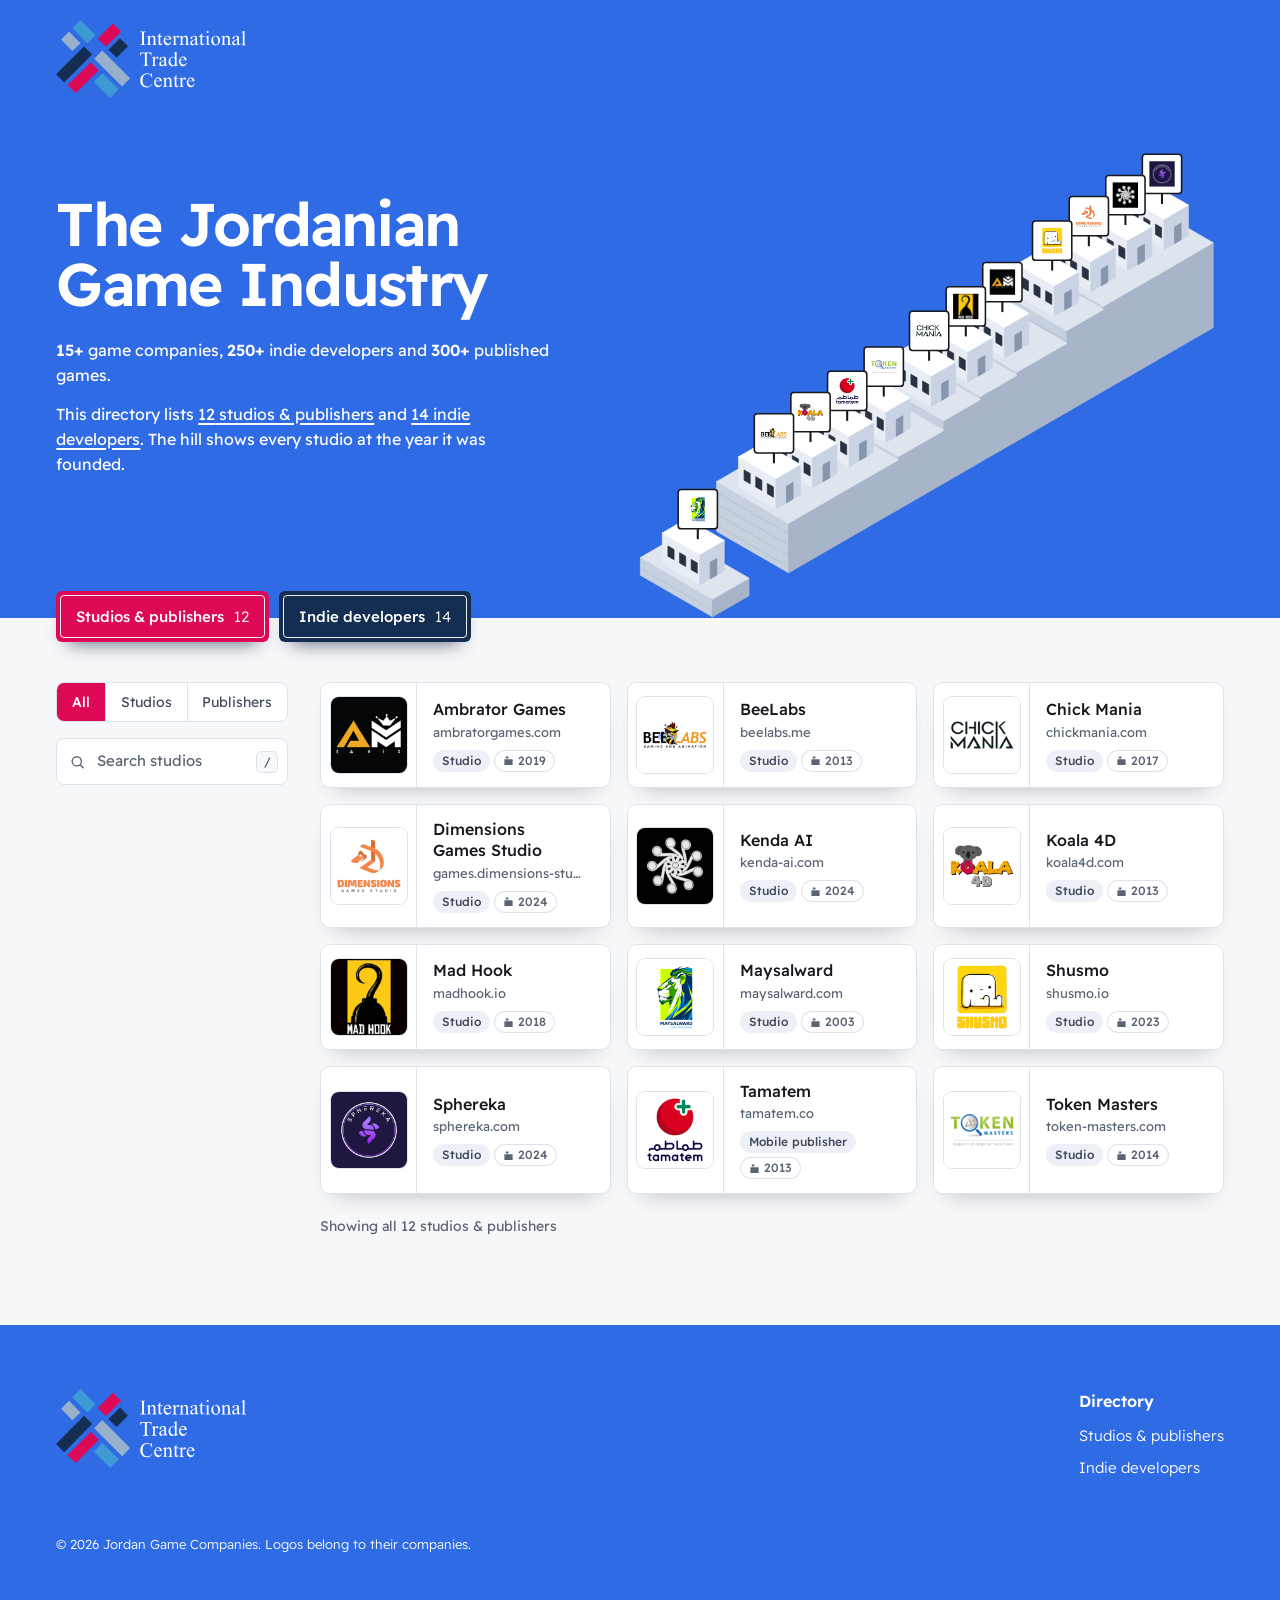
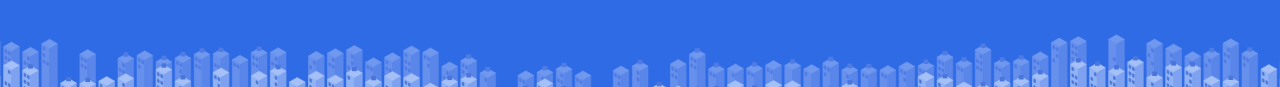
<file: index.html>
<!doctype html>
<html lang="en">
<head>
  <meta charset="utf-8">
  <meta name="viewport" content="width=device-width, initial-scale=1">
  <title>The Jordanian Game Industry · Jordan Game Companies</title>
  <meta name="description" content="Game studios, publishers and indie developers in Jordan, in one directory.">
  <meta name="theme-color" content="#2f6be5">
  <link rel="icon" href="assets/itc-mark.svg" type="image/svg+xml">
  <link rel="stylesheet" href="css/fonts.css">
  <link rel="stylesheet" href="css/styles.css">
</head>
<body>
  <svg class="sprite" aria-hidden="true" focusable="false">
    <symbol id="i-search" viewBox="0 0 24 24"><circle cx="11" cy="11" r="6.5" fill="none" stroke="currentColor" stroke-width="2"/><path d="m20 20-4.2-4.2" fill="none" stroke="currentColor" stroke-width="2" stroke-linecap="round"/></symbol>
    <symbol id="i-ext" viewBox="0 0 24 24"><path d="M14 4h6v6M20 4l-9 9M18 14v4.5a1.5 1.5 0 0 1-1.5 1.5h-11A1.5 1.5 0 0 1 4 18.5v-11A1.5 1.5 0 0 1 5.5 6H10" fill="none" stroke="currentColor" stroke-width="2" stroke-linecap="round" stroke-linejoin="round"/></symbol>
    <symbol id="i-house" viewBox="0 0 12 12"><rect x="1.5" y="4.5" width="9" height="6.5" rx=".6" fill="currentColor"/><rect x="3" y="1.5" width="3" height="2.4" rx=".5" fill="currentColor"/></symbol>
    <symbol id="i-go" viewBox="0 0 24 24"><path d="M5 12h14M13 6l6 6-6 6" fill="none" stroke="currentColor" stroke-width="2" stroke-linecap="round" stroke-linejoin="round"/></symbol>
    <symbol id="i-x" viewBox="0 0 24 24"><path d="M6.5 6.5l11 11M17.5 6.5l-11 11" fill="none" stroke="currentColor" stroke-width="2" stroke-linecap="round"/></symbol>
  </svg>

  <a class="skip" href="#directory">Skip to the directory</a>

  <header class="sky">
    <div class="topbar">
      <a class="brand" href="#top">
        <img src="assets/itc-logo.svg" alt="International Trade Centre" width="190" height="78">
        <span class="vh">— Jordan Game Companies home</span>
      </a>
    </div>

    <div class="hero">
      <div class="hero__copy">
        <h1 id="top">The Jordanian Game Industry</h1>
        <p><b data-fig="companies">15+</b> game companies, <b data-fig="indies">250+</b> indie developers and <b data-fig="games">300+</b> published games.</p>
        <p>This directory lists <a href="#studios"><span data-count="studios">12</span> studios &amp; publishers</a> and <a href="#indies"><span data-count="indies">14</span> indie developers</a>. The hill shows every studio at the year it was founded.</p>
      </div>
      <figure class="hill" id="hill">
        <svg class="hill__svg" id="hill-svg" role="group" aria-label="Studios by founding year"></svg>
        <figcaption class="vh">Studios by founding year. Each house is a studio; select one to open its page.</figcaption>
        <div class="hill__tip" aria-hidden="true"></div>
      </figure>
    </div>
  </header>

  <main class="street" id="directory" tabindex="-1">
    <div class="tabs" role="tablist" aria-label="Listing type">
      <button class="tab" type="button" role="tab" id="tab-studios" aria-controls="panel" aria-selected="true" data-tab="studios"><span class="tab__long">Studios &amp; publishers</span><span class="tab__short">Studios</span><span class="tab__count" data-count="studios">12</span></button>
      <button class="tab" type="button" role="tab" id="tab-indies" aria-controls="panel" aria-selected="false" tabindex="-1" data-tab="indies"><span class="tab__long">Indie developers</span><span class="tab__short">Indies</span><span class="tab__count" data-count="indies">14</span></button>
    </div>

    <div class="board">
      <div class="filters">
        <div class="kind" role="radiogroup" aria-label="Company type">
          <button type="button" role="radio" aria-checked="true" data-kind="all">All</button>
          <button type="button" role="radio" aria-checked="false" tabindex="-1" data-kind="Studio">Studios</button>
          <button type="button" role="radio" aria-checked="false" tabindex="-1" data-kind="Publisher">Publishers</button>
        </div>
        <div class="search">
          <label class="vh" for="q">Search listings</label>
          <svg class="search__icon" aria-hidden="true"><use href="#i-search"/></svg>
          <input id="q" type="search" placeholder="Search studios" autocomplete="off" spellcheck="false" enterkeyhint="search">
          <kbd class="search__key" aria-hidden="true" title="Press / to search">/</kbd>
          <button class="search__clear" type="button" hidden><svg aria-hidden="true"><use href="#i-x"/></svg><span class="vh">Clear search</span></button>
        </div>
      </div>

      <section class="results" role="tabpanel" id="panel" aria-labelledby="tab-studios">
        <h2 class="vh" data-panel-title>Studios &amp; publishers</h2>
        <ul class="cards" data-cards></ul>
        <div class="empty" data-empty hidden>
          <p class="empty__title" data-empty-title></p>
          <p>Try a shorter name, or clear the search.</p>
          <button class="btn" type="button" data-clear>Clear search</button>
        </div>
        <p class="count" data-count-line aria-live="polite"></p>
        <noscript><p class="count">This directory needs JavaScript to show the listings.</p></noscript>
      </section>
    </div>
  </main>

  <footer class="foot">
    <div class="foot__inner">
      <a class="brand" href="#top">
        <img src="assets/itc-logo.svg" alt="International Trade Centre" width="190" height="78">
        <span class="vh">— Jordan Game Companies home</span>
      </a>
      <nav class="foot__cols" aria-label="Footer">
        <div>
          <h2>Directory</h2>
          <ul>
            <li><a href="#studios">Studios &amp; publishers</a></li>
            <li><a href="#indies">Indie developers</a></li>
          </ul>
        </div>
      </nav>
    </div>
    <p class="foot__legal">© <span data-year>2026</span> Jordan Game Companies. Logos belong to their companies.</p>
  </footer>

  <script src="js/data.js"></script>
  <script src="js/shared.js"></script>
  <script src="js/app.js"></script>
</body>
</html>
</file>
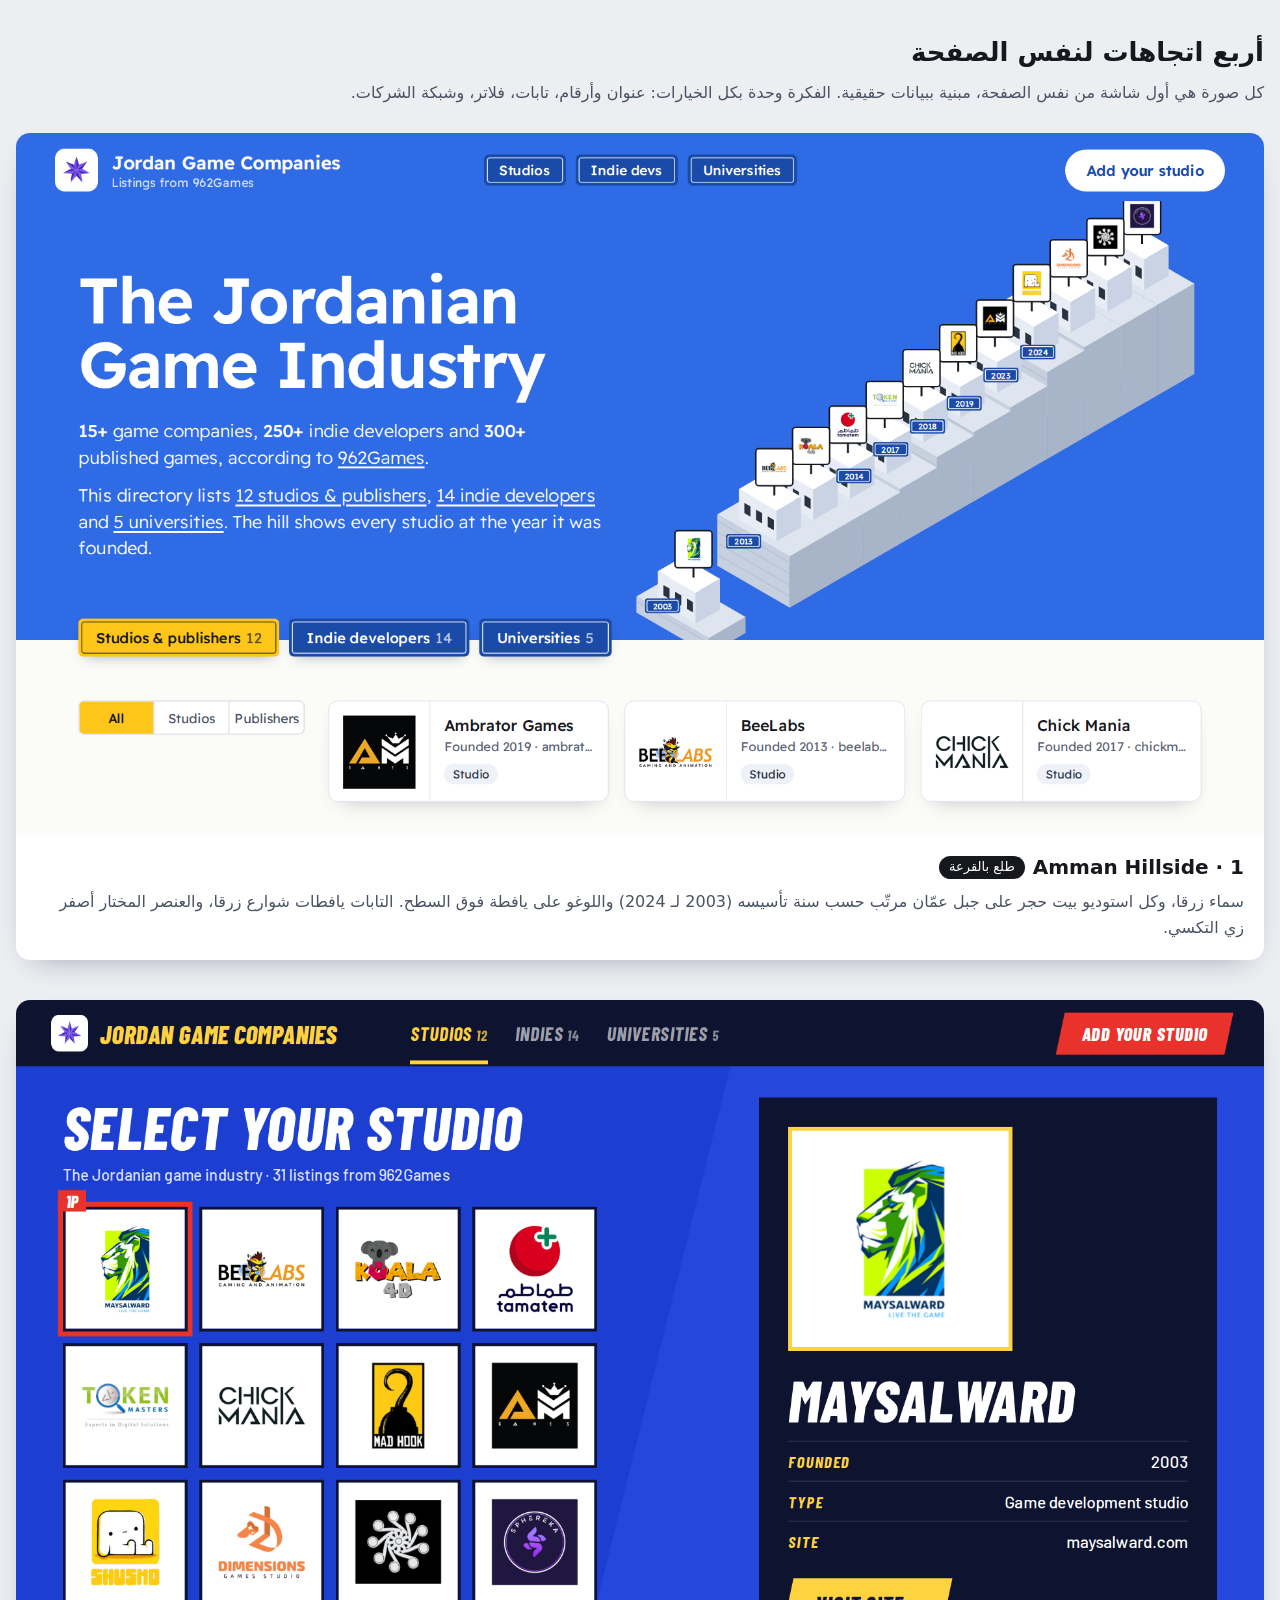
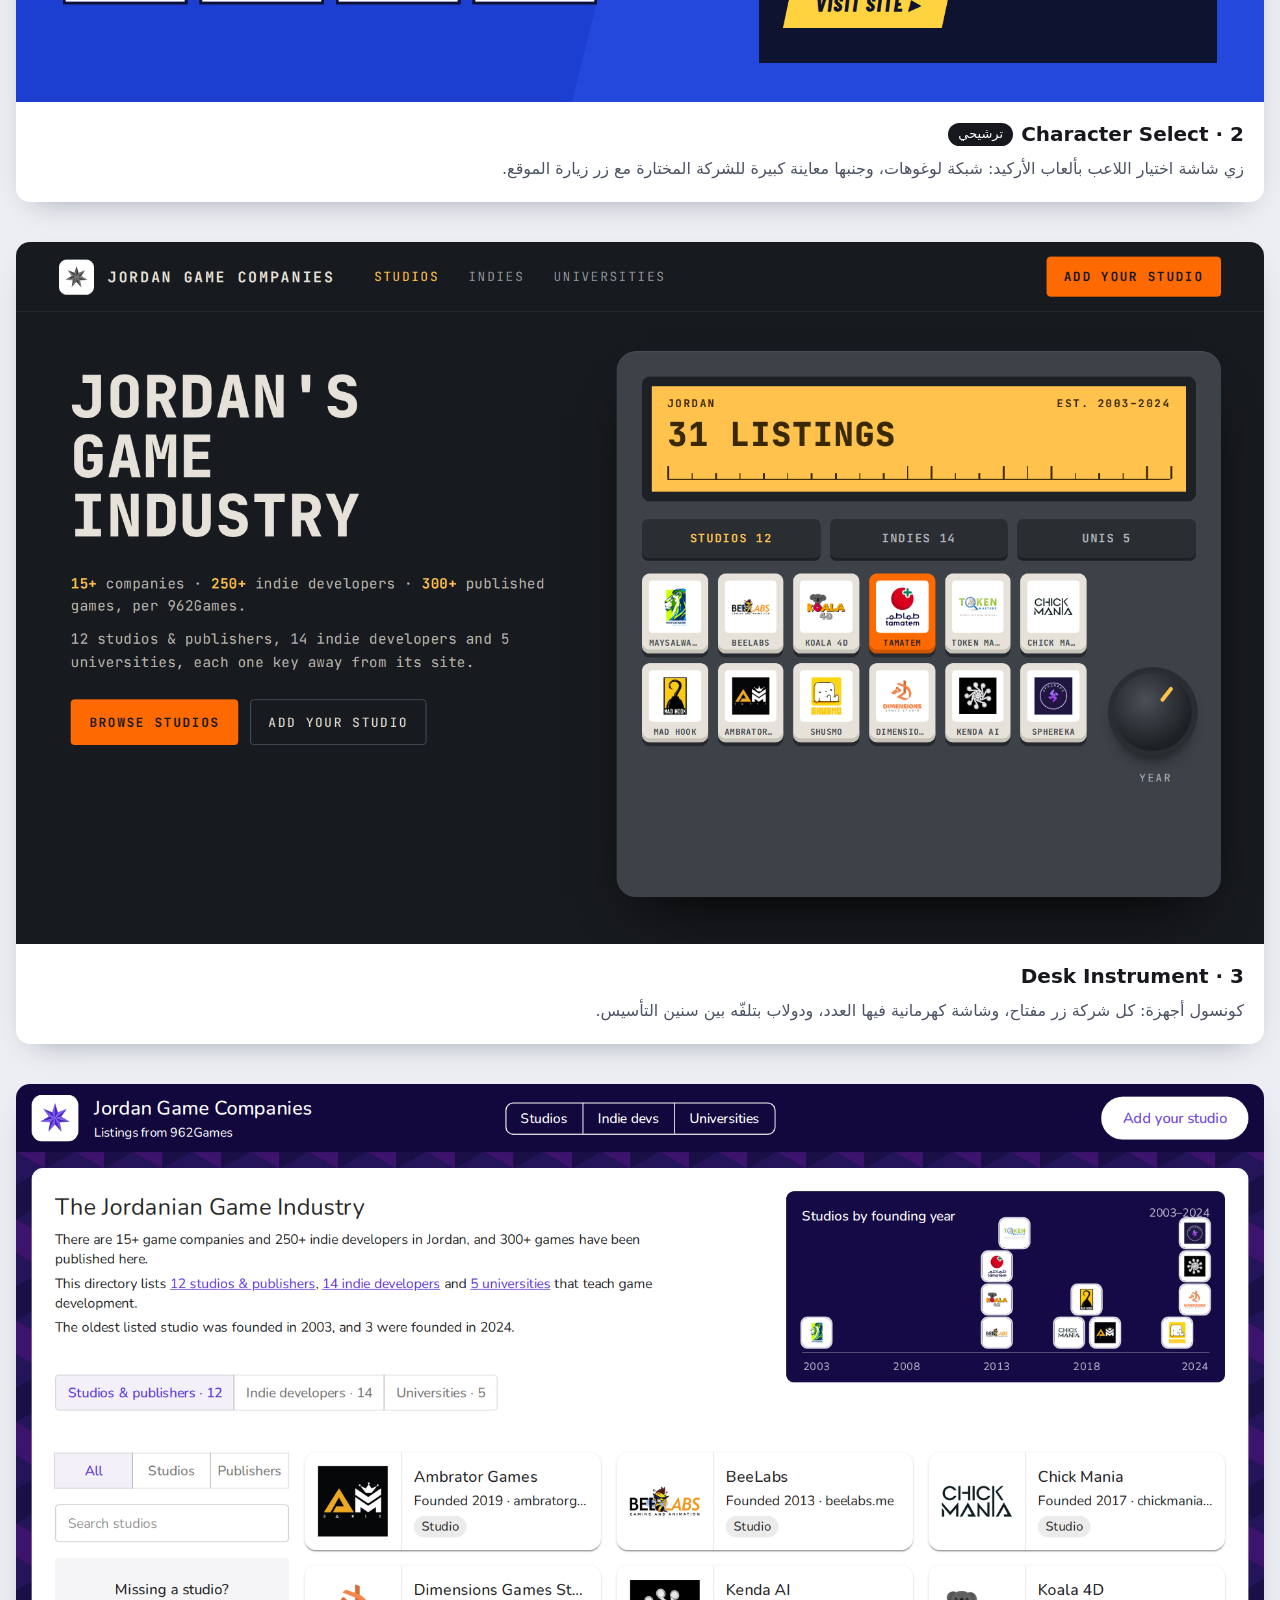
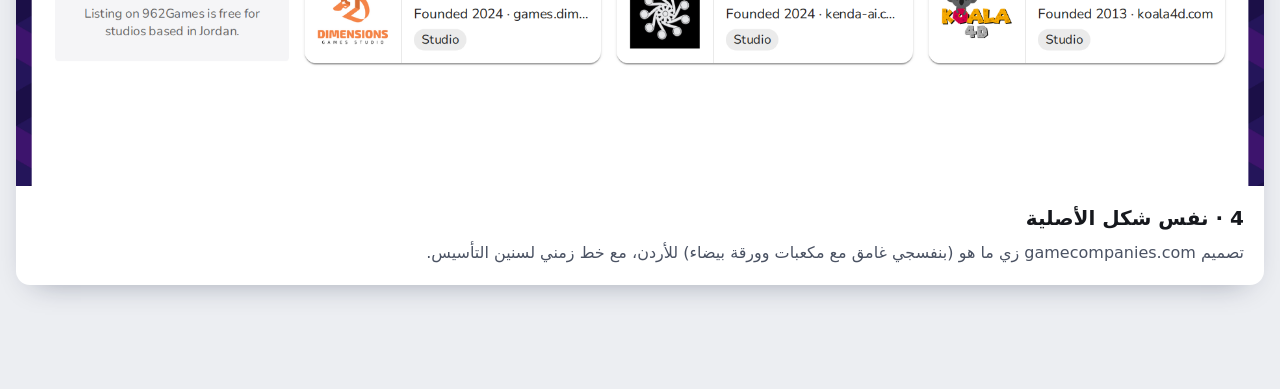
<file: .impeccable/mocks/decision/index.html>
<!doctype html>
<html lang="ar" dir="rtl">
<head>
<meta charset="utf-8">
<meta name="viewport" content="width=device-width, initial-scale=1">
<title>اتجاهات التصميم</title>
<style>
  :root { color-scheme: light; }
  body { margin: 0; background: #eceef2; color: #16181d; font: 16px/1.6 system-ui, "Noto Sans Arabic", sans-serif; }
  main { max-width: 1320px; margin: 0 auto; padding: 32px 16px 64px; }
  h1 { font-size: 26px; margin: 0 0 6px; }
  .lead { margin: 0 0 28px; color: #4a5263; }
  figure { margin: 0 0 40px; background: #fff; border-radius: 14px; overflow: hidden; box-shadow: 0 12px 30px -18px rgba(10, 20, 50, .45); }
  figure img { display: block; width: 100%; height: auto; }
  figcaption { padding: 16px 20px 20px; }
  figcaption b { font-size: 20px; }
  figcaption span { display: inline-block; font-size: 13px; background: #16181d; color: #fff; border-radius: 99px; padding: 1px 10px; margin-inline-start: 8px; vertical-align: 3px; }
  figcaption p { margin: 6px 0 0; color: #4a5263; }
</style>
</head>
<body>
<main>
  <h1>أربع اتجاهات لنفس الصفحة</h1>
  <p class="lead">كل صورة هي أول شاشة من نفس الصفحة، مبنية ببيانات حقيقية. الفكرة وحدة بكل الخيارات: عنوان وأرقام، تابات، فلاتر، وشبكة الشركات.</p>

  <figure>
    <img src="assigned.png" alt="Amman Hillside">
    <figcaption><b>1 · Amman Hillside</b><span>طلع بالقرعة</span>
      <p>سماء زرقا، وكل استوديو بيت حجر على جبل عمّان مرتّب حسب سنة تأسيسه (2003 لـ 2024) واللوغو على يافطة فوق السطح. التابات يافطات شوارع زرقا، والعنصر المختار أصفر زي التكسي.</p></figcaption>
  </figure>

  <figure>
    <img src="model-pick.png" alt="Character Select">
    <figcaption><b>2 · Character Select</b><span>ترشيحي</span>
      <p>زي شاشة اختيار اللاعب بألعاب الأركيد: شبكة لوغوهات، وجنبها معاينة كبيرة للشركة المختارة مع زر زيارة الموقع.</p></figcaption>
  </figure>

  <figure>
    <img src="design-canon-creator-hardware-bench.png" alt="Desk Instrument">
    <figcaption><b>3 · Desk Instrument</b>
      <p>كونسول أجهزة: كل شركة زر مفتاح، وشاشة كهرمانية فيها العدد، ودولاب بتلفّه بين سنين التأسيس.</p></figcaption>
  </figure>

  <figure>
    <img src="canon.png" alt="Reference">
    <figcaption><b>4 · نفس شكل الأصلية</b>
      <p>تصميم gamecompanies.com زي ما هو (بنفسجي غامق مع مكعبات وورقة بيضاء) للأردن، مع خط زمني لسنين التأسيس.</p></figcaption>
  </figure>
</main>
</body>
</html>
</file>
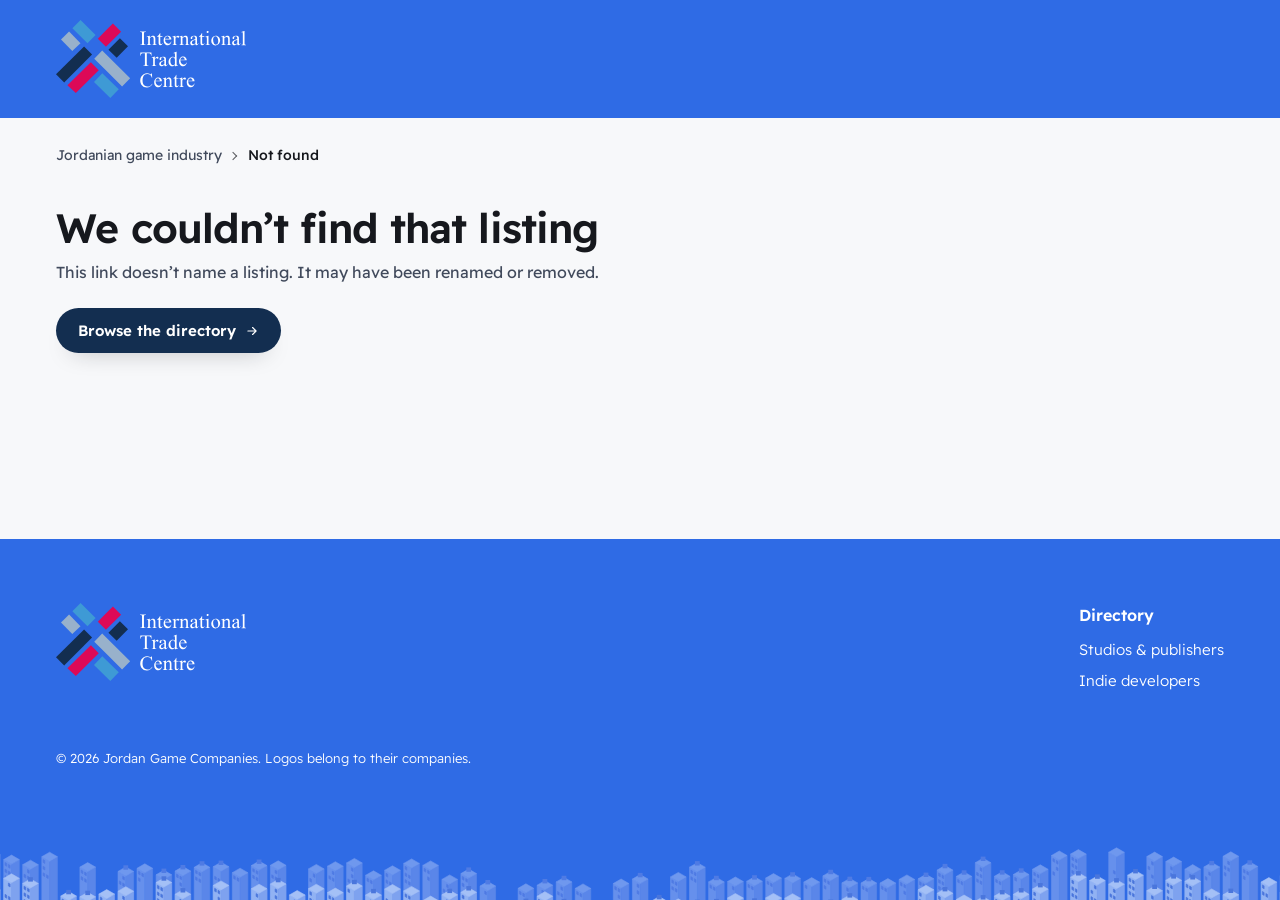
<file: listing.html>
<!doctype html>
<html lang="en">
<head>
  <meta charset="utf-8">
  <meta name="viewport" content="width=device-width, initial-scale=1">
  <title>Listing · Jordan Game Companies</title>
  <meta name="description" content="A studio, publisher or indie developer in the Jordanian game industry.">
  <meta name="theme-color" content="#2f6be5">
  <link rel="icon" href="assets/itc-mark.svg" type="image/svg+xml">
  <link rel="stylesheet" href="css/fonts.css">
  <link rel="stylesheet" href="css/styles.css">
</head>
<body class="page-listing">
  <svg class="sprite" aria-hidden="true" focusable="false">
    <symbol id="i-ext" viewBox="0 0 24 24"><path d="M14 4h6v6M20 4l-9 9M18 14v4.5a1.5 1.5 0 0 1-1.5 1.5h-11A1.5 1.5 0 0 1 4 18.5v-11A1.5 1.5 0 0 1 5.5 6H10" fill="none" stroke="currentColor" stroke-width="2" stroke-linecap="round" stroke-linejoin="round"/></symbol>
    <symbol id="i-house" viewBox="0 0 12 12"><rect x="1.5" y="4.5" width="9" height="6.5" rx=".6" fill="currentColor"/><rect x="3" y="1.5" width="3" height="2.4" rx=".5" fill="currentColor"/></symbol>
    <symbol id="i-go" viewBox="0 0 24 24"><path d="M5 12h14M13 6l6 6-6 6" fill="none" stroke="currentColor" stroke-width="2" stroke-linecap="round" stroke-linejoin="round"/></symbol>
    <!-- Social marks: Simple Icons (CC0), except LinkedIn, drawn here. -->
    <symbol id="s-instagram" viewBox="0 0 24 24"><path d="M7.0301.084c-1.2768.0602-2.1487.264-2.911.5634-.7888.3075-1.4575.72-2.1228 1.3877-.6652.6677-1.075 1.3368-1.3802 2.127-.2954.7638-.4956 1.6365-.552 2.914-.0564 1.2775-.0689 1.6882-.0626 4.947.0062 3.2586.0206 3.6671.0825 4.9473.061 1.2765.264 2.1482.5635 2.9107.308.7889.72 1.4573 1.388 2.1228.6679.6655 1.3365 1.0743 2.1285 1.38.7632.295 1.6361.4961 2.9134.552 1.2773.056 1.6884.069 4.9462.0627 3.2578-.0062 3.668-.0207 4.9478-.0814 1.28-.0607 2.147-.2652 2.9098-.5633.7889-.3086 1.4578-.72 2.1228-1.3881.665-.6682 1.0745-1.3378 1.3795-2.1284.2957-.7632.4966-1.636.552-2.9124.056-1.2809.0692-1.6898.063-4.948-.0063-3.2583-.021-3.6668-.0817-4.9465-.0607-1.2797-.264-2.1487-.5633-2.9117-.3084-.7889-.72-1.4568-1.3876-2.1228C21.2982 1.33 20.628.9208 19.8378.6165 19.074.321 18.2017.1197 16.9244.0645 15.6471.0093 15.236-.005 11.977.0014 8.718.0076 8.31.0215 7.0301.0839m.1402 21.6932c-1.17-.0509-1.8053-.2453-2.2287-.408-.5606-.216-.96-.4771-1.3819-.895-.422-.4178-.6811-.8186-.9-1.378-.1644-.4234-.3624-1.058-.4171-2.228-.0595-1.2645-.072-1.6442-.079-4.848-.007-3.2037.0053-3.583.0607-4.848.05-1.169.2456-1.805.408-2.2282.216-.5613.4762-.96.895-1.3816.4188-.4217.8184-.6814 1.3783-.9003.423-.1651 1.0575-.3614 2.227-.4171 1.2655-.06 1.6447-.072 4.848-.079 3.2033-.007 3.5835.005 4.8495.0608 1.169.0508 1.8053.2445 2.228.408.5608.216.96.4754 1.3816.895.4217.4194.6816.8176.9005 1.3787.1653.4217.3617 1.056.4169 2.2263.0602 1.2655.0739 1.645.0796 4.848.0058 3.203-.0055 3.5834-.061 4.848-.051 1.17-.245 1.8055-.408 2.2294-.216.5604-.4763.96-.8954 1.3814-.419.4215-.8181.6811-1.3783.9-.4224.1649-1.0577.3617-2.2262.4174-1.2656.0595-1.6448.072-4.8493.079-3.2045.007-3.5825-.006-4.848-.0608M16.953 5.5864A1.44 1.44 0 1 0 18.39 4.144a1.44 1.44 0 0 0-1.437 1.4424M5.8385 12.012c.0067 3.4032 2.7706 6.1557 6.173 6.1493 3.4026-.0065 6.157-2.7701 6.1506-6.1733-.0065-3.4032-2.771-6.1565-6.174-6.1498-3.403.0067-6.156 2.771-6.1496 6.1738M8 12.0077a4 4 0 1 1 4.008 3.9921A3.9996 3.9996 0 0 1 8 12.0077" fill="currentColor"/></symbol>
    <symbol id="s-x" viewBox="0 0 24 24"><path d="M14.234 10.162 22.977 0h-2.072l-7.591 8.824L7.251 0H.258l9.168 13.343L.258 24H2.33l8.016-9.318L16.749 24h6.993zm-2.837 3.299-.929-1.329L3.076 1.56h3.182l5.965 8.532.929 1.329 7.754 11.09h-3.182z" fill="currentColor"/></symbol>
    <symbol id="s-facebook" viewBox="0 0 24 24"><path d="M9.101 23.691v-7.98H6.627v-3.667h2.474v-1.58c0-4.085 1.848-5.978 5.858-5.978.401 0 .955.042 1.468.103a8.68 8.68 0 0 1 1.141.195v3.325a8.623 8.623 0 0 0-.653-.036 26.805 26.805 0 0 0-.733-.009c-.707 0-1.259.096-1.675.309a1.686 1.686 0 0 0-.679.622c-.258.42-.374.995-.374 1.752v1.297h3.919l-.386 2.103-.287 1.564h-3.246v8.245C19.396 23.238 24 18.179 24 12.044c0-6.627-5.373-12-12-12s-12 5.373-12 12c0 5.628 3.874 10.35 9.101 11.647Z" fill="currentColor"/></symbol>
    <symbol id="s-youtube" viewBox="0 0 24 24"><path d="M23.498 6.186a3.016 3.016 0 0 0-2.122-2.136C19.505 3.545 12 3.545 12 3.545s-7.505 0-9.377.505A3.017 3.017 0 0 0 .502 6.186C0 8.07 0 12 0 12s0 3.93.502 5.814a3.016 3.016 0 0 0 2.122 2.136c1.871.505 9.376.505 9.376.505s7.505 0 9.377-.505a3.015 3.015 0 0 0 2.122-2.136C24 15.93 24 12 24 12s0-3.93-.502-5.814zM9.545 15.568V8.432L15.818 12l-6.273 3.568z" fill="currentColor"/></symbol>
    <symbol id="s-steam" viewBox="0 0 24 24"><path d="M11.979 0C5.678 0 .511 4.86.022 11.037l6.432 2.658c.545-.371 1.203-.59 1.912-.59.063 0 .125.004.188.006l2.861-4.142V8.91c0-2.495 2.028-4.524 4.524-4.524 2.494 0 4.524 2.031 4.524 4.527s-2.03 4.525-4.524 4.525h-.105l-4.076 2.911c0 .052.004.105.004.159 0 1.875-1.515 3.396-3.39 3.396-1.635 0-3.016-1.173-3.331-2.727L.436 15.27C1.862 20.307 6.486 24 11.979 24c6.627 0 11.999-5.373 11.999-12S18.605 0 11.979 0zM7.54 18.21l-1.473-.61c.262.543.714.999 1.314 1.25 1.297.539 2.793-.076 3.332-1.375.263-.63.264-1.319.005-1.949s-.75-1.121-1.377-1.383c-.624-.26-1.29-.249-1.878-.03l1.523.63c.956.4 1.409 1.5 1.009 2.455-.397.957-1.497 1.41-2.454 1.012H7.54zm11.415-9.303c0-1.662-1.353-3.015-3.015-3.015-1.665 0-3.015 1.353-3.015 3.015 0 1.665 1.35 3.015 3.015 3.015 1.663 0 3.015-1.35 3.015-3.015zm-5.273-.005c0-1.252 1.013-2.266 2.265-2.266 1.249 0 2.266 1.014 2.266 2.266 0 1.251-1.017 2.265-2.266 2.265-1.253 0-2.265-1.014-2.265-2.265z" fill="currentColor"/></symbol>
    <symbol id="s-itch" viewBox="0 0 24 24"><path d="M3.13 1.338C2.08 1.96.02 4.328 0 4.95v1.03c0 1.303 1.22 2.45 2.325 2.45 1.33 0 2.436-1.102 2.436-2.41 0 1.308 1.07 2.41 2.4 2.41 1.328 0 2.362-1.102 2.362-2.41 0 1.308 1.137 2.41 2.466 2.41h.024c1.33 0 2.466-1.102 2.466-2.41 0 1.308 1.034 2.41 2.363 2.41 1.33 0 2.4-1.102 2.4-2.41 0 1.308 1.106 2.41 2.435 2.41C22.78 8.43 24 7.282 24 5.98V4.95c-.02-.62-2.082-2.99-3.13-3.612-3.253-.114-5.508-.134-8.87-.133-3.362 0-7.945.053-8.87.133zm6.376 6.477a2.74 2.74 0 0 1-.468.602c-.5.49-1.19.795-1.947.795a2.786 2.786 0 0 1-1.95-.795c-.182-.178-.32-.37-.446-.59-.127.222-.303.412-.486.59a2.788 2.788 0 0 1-1.95.795c-.092 0-.187-.025-.264-.052-.107 1.113-.152 2.176-.168 2.95v.005l-.006 1.167c.02 2.334-.23 7.564 1.03 8.85 1.952.454 5.545.662 9.15.663 3.605 0 7.198-.21 9.15-.664 1.26-1.284 1.01-6.514 1.03-8.848l-.006-1.167v-.004c-.016-.775-.06-1.838-.168-2.95-.077.026-.172.052-.263.052a2.788 2.788 0 0 1-1.95-.795c-.184-.178-.36-.368-.486-.59-.127.22-.265.412-.447.59a2.786 2.786 0 0 1-1.95.794c-.76 0-1.446-.303-1.948-.793a2.74 2.74 0 0 1-.468-.602 2.738 2.738 0 0 1-.463.602 2.787 2.787 0 0 1-1.95.794h-.16a2.787 2.787 0 0 1-1.95-.793 2.738 2.738 0 0 1-.464-.602zm-2.004 2.59v.002c.795.002 1.5 0 2.373.953.687-.072 1.406-.108 2.125-.107.72 0 1.438.035 2.125.107.873-.953 1.578-.95 2.372-.953.376 0 1.876 0 2.92 2.934l1.123 4.028c.832 2.995-.266 3.068-1.636 3.07-2.03-.075-3.156-1.55-3.156-3.025-1.124.184-2.436.276-3.748.277-1.312 0-2.624-.093-3.748-.277 0 1.475-1.125 2.95-3.156 3.026-1.37-.004-2.468-.077-1.636-3.072l1.122-4.027c1.045-2.934 2.545-2.934 2.92-2.934zM12 12.714c-.002.002-2.14 1.964-2.523 2.662l1.4-.056v1.22c0 .056.56.033 1.123.007.562.026 1.124.05 1.124-.008v-1.22l1.4.055C14.138 14.677 12 12.713 12 12.713z" fill="currentColor"/></symbol>
    <symbol id="s-github" viewBox="0 0 24 24"><path d="M12 .297c-6.63 0-12 5.373-12 12 0 5.303 3.438 9.8 8.205 11.385.6.113.82-.258.82-.577 0-.285-.01-1.04-.015-2.04-3.338.724-4.042-1.61-4.042-1.61C4.422 18.07 3.633 17.7 3.633 17.7c-1.087-.744.084-.729.084-.729 1.205.084 1.838 1.236 1.838 1.236 1.07 1.835 2.809 1.305 3.495.998.108-.776.417-1.305.76-1.605-2.665-.3-5.466-1.332-5.466-5.93 0-1.31.465-2.38 1.235-3.22-.135-.303-.54-1.523.105-3.176 0 0 1.005-.322 3.3 1.23.96-.267 1.98-.399 3-.405 1.02.006 2.04.138 3 .405 2.28-1.552 3.285-1.23 3.285-1.23.645 1.653.24 2.873.12 3.176.765.84 1.23 1.91 1.23 3.22 0 4.61-2.805 5.625-5.475 5.92.42.36.81 1.096.81 2.22 0 1.606-.015 2.896-.015 3.286 0 .315.21.69.825.57C20.565 22.092 24 17.592 24 12.297c0-6.627-5.373-12-12-12" fill="currentColor"/></symbol>
    <symbol id="s-behance" viewBox="0 0 24 24"><path d="M16.969 16.927a2.561 2.561 0 0 0 1.901.677 2.501 2.501 0 0 0 1.531-.475c.362-.235.636-.584.779-.99h2.585a5.091 5.091 0 0 1-1.9 2.896 5.292 5.292 0 0 1-3.091.88 5.839 5.839 0 0 1-2.284-.433 4.871 4.871 0 0 1-1.723-1.211 5.657 5.657 0 0 1-1.08-1.874 7.057 7.057 0 0 1-.383-2.393c-.005-.8.129-1.595.396-2.349a5.313 5.313 0 0 1 5.088-3.604 4.87 4.87 0 0 1 2.376.563c.661.362 1.231.87 1.668 1.485a6.2 6.2 0 0 1 .943 2.133c.194.821.263 1.666.205 2.508h-7.699c-.063.79.184 1.574.688 2.187ZM6.947 4.084a8.065 8.065 0 0 1 1.928.198 4.29 4.29 0 0 1 1.49.638c.418.303.748.711.958 1.182.241.579.357 1.203.341 1.83a3.506 3.506 0 0 1-.506 1.961 3.726 3.726 0 0 1-1.503 1.287 3.588 3.588 0 0 1 2.027 1.437c.464.747.697 1.615.67 2.494a4.593 4.593 0 0 1-.423 2.032 3.945 3.945 0 0 1-1.163 1.413 5.114 5.114 0 0 1-1.683.807 7.135 7.135 0 0 1-1.928.259H0V4.084h6.947Zm-.235 12.9c.308.004.616-.029.916-.099a2.18 2.18 0 0 0 .766-.332c.228-.158.411-.371.534-.619.142-.317.208-.663.191-1.009a2.08 2.08 0 0 0-.642-1.715 2.618 2.618 0 0 0-1.696-.505h-3.54v4.279h3.471Zm13.635-5.967a2.13 2.13 0 0 0-1.654-.619 2.336 2.336 0 0 0-1.163.259 2.474 2.474 0 0 0-.738.62 2.359 2.359 0 0 0-.396.792c-.074.239-.12.485-.137.734h4.769a3.239 3.239 0 0 0-.679-1.785l-.002-.001Zm-13.813-.648a2.254 2.254 0 0 0 1.423-.433c.399-.355.607-.88.56-1.413a1.916 1.916 0 0 0-.178-.891 1.298 1.298 0 0 0-.495-.533 1.851 1.851 0 0 0-.711-.274 3.966 3.966 0 0 0-.835-.073H3.241v3.631h3.293v-.014ZM21.62 5.122h-5.976v1.527h5.976V5.122Z" fill="currentColor"/></symbol>
    <symbol id="s-linkedin" viewBox="0 0 24 24"><path d="M5 3.5a2.5 2.5 0 1 1 0 5 2.5 2.5 0 0 1 0-5ZM3 10h4v11H3V10Zm6.5 0h3.8v1.6h.06c.53-.95 1.83-1.95 3.77-1.95 4.03 0 4.77 2.5 4.77 5.75V21h-4v-4.96c0-1.18-.02-2.7-1.7-2.7-1.7 0-1.96 1.28-1.96 2.61V21h-4V10Z" fill="currentColor"/></symbol>
  </svg>

  <a class="skip" href="#listing">Skip to the listing</a>

  <header class="sky">
    <div class="topbar">
      <a class="brand" href="index.html">
        <img src="assets/itc-logo.svg" alt="International Trade Centre" width="190" height="78">
        <span class="vh">— Jordan Game Companies home</span>
      </a>
    </div>

  </header>

  <main class="street street--listing" id="listing" tabindex="-1">
    <nav class="crumbs" aria-label="Breadcrumb">
      <ol>
        <li><a href="index.html">Jordanian game industry</a></li>
        <li data-crumb-group hidden><a href="index.html"></a></li>
        <li data-crumb-here aria-current="page">Listing</li>
      </ol>
    </nav>

    <div class="profile" data-profile>
      <noscript>
        <div class="profile__id"><h1>This page needs JavaScript</h1><p class="profile__meta">It builds each listing from the directory's data. <a href="index.html">Go to the directory</a>.</p></div>
      </noscript>
    </div>

    <div class="sheet" data-sheet hidden>
      <div class="sheet__main">
        <section class="about" data-about hidden aria-labelledby="about-title">
          <h2 id="about-title" data-about-title>About</h2>
        </section>

        <section class="games" data-games hidden aria-labelledby="games-title">
          <div class="more__head">
            <h2 id="games-title">Games <span class="games__count" data-games-count></span></h2>
          </div>
          <ul class="games__list" data-games-list></ul>
          <button class="btn games__all" type="button" data-games-all hidden></button>
        </section>

        <section class="more" data-more hidden aria-labelledby="more-title">
          <div class="more__head">
            <h2 id="more-title" data-more-title></h2>
            <a class="more__all" data-more-all href="index.html"></a>
          </div>
          <ul class="cards" data-more-cards></ul>
        </section>
      </div>

      <aside class="sheet__side">
        <section class="facts" aria-labelledby="facts-title">
          <h2 id="facts-title">Information</h2>
          <dl data-facts></dl>
        </section>
      </aside>
    </div>
  </main>

  <footer class="foot">
    <div class="foot__inner">
      <a class="brand" href="index.html">
        <img src="assets/itc-logo.svg" alt="International Trade Centre" width="190" height="78">
        <span class="vh">— Jordan Game Companies home</span>
      </a>
      <nav class="foot__cols" aria-label="Footer">
        <div>
          <h2>Directory</h2>
          <ul>
            <li><a href="index.html#studios">Studios &amp; publishers</a></li>
            <li><a href="index.html#indies">Indie developers</a></li>
          </ul>
        </div>
      </nav>
    </div>
    <p class="foot__legal">© <span data-year>2026</span> Jordan Game Companies. Logos belong to their companies.</p>
  </footer>

  <script src="js/data.js"></script>
  <script src="js/profiles.js"></script>
  <script src="js/shared.js"></script>
  <script src="js/listing.js"></script>
</body>
</html>
</file>
<file: css/fonts.css>
/* Readex Pro (SIL Open Font License), latin subset, variable 160-700.
   Embedded as a data URI so the page also works when index.html is opened straight from disk:
   browsers block font files loaded over file://. Source file: assets/fonts/readex-pro-latin-var.woff2 */
@font-face {
  font-family: 'Readex Pro';
  font-style: normal;
  font-weight: 160 700;
  font-display: swap;
  src: url('[data-uri]') format('woff2');
  unicode-range: U+0000-00FF, U+0131, U+0152-0153, U+02BB-02BC, U+02C6, U+02DA, U+02DC, U+0304, U+0308, U+0329, U+2000-206F, U+20AC, U+2122, U+2191, U+2193, U+2212, U+2215, U+FEFF, U+FFFD;
}
</file>
<file: css/styles.css>
/* Jordan Game Companies: the Jordanian game industry drawn as Amman.
   Sky field, limestone houses, navy enamel street signs; crimson marks the active item and nothing else.
   Navy, link blue and crimson are the International Trade Centre logo's own colors. */

:root {
  --sky: #2f6be5;
  --sign: #132e50;
  --sign-hover: #1c446b;
  --link: #1a70a8;
  --accent: #dd0957;
  --ink: #16181d;
  --ink-2: #414a5c;
  --ink-3: #5b6475;
  --stone: #f7f8fa;
  --paper: #ffffff;
  --line: #dde3ec;
  --chip: #edf1f7;
  --radius: 10px;
  --shadow: 0 12px 24px -16px rgba(22, 24, 29, .38);
  --shadow-lift: 0 20px 32px -18px rgba(22, 24, 29, .45);
  --ease-out: cubic-bezier(.16, 1, .3, 1);
  --gutter: clamp(16px, 4.4vw, 64px);
  --font: 'Readex Pro', system-ui, -apple-system, 'Segoe UI', sans-serif;
}

*, *::before, *::after { box-sizing: border-box; }

html {
  -webkit-text-size-adjust: 100%;
  scroll-behavior: smooth;
  scrollbar-color: #a8b5c9 var(--stone);
}

body {
  margin: 0;
  font-family: var(--font);
  font-size: 16px;
  line-height: 1.5;
  color: var(--ink);
  background: var(--stone);
  -webkit-font-smoothing: antialiased;
  -moz-osx-font-smoothing: grayscale;
}

img, svg { display: block; }
a { color: inherit; }
h1, h2 { text-wrap: balance; }

::selection { background: rgba(47, 107, 229, .22); color: var(--ink); }
.sky ::selection, .foot ::selection { background: rgba(255, 255, 255, .32); color: #fff; }

:focus-visible { outline: 2px solid var(--sign); outline-offset: 3px; }
.sky :focus-visible, .foot :focus-visible { outline-color: #fff; }

.vh {
  position: absolute !important;
  width: 1px; height: 1px;
  margin: -1px; padding: 0;
  overflow: hidden;
  clip: rect(0 0 0 0);
  white-space: nowrap;
  border: 0;
}

.sprite { position: absolute; width: 0; height: 0; overflow: hidden; }

.skip {
  position: absolute;
  left: 16px; top: -60px;
  z-index: 10;
  background: var(--ink);
  color: #fff;
  font-weight: 500;
  text-decoration: none;
  padding: 10px 16px;
  border-radius: 6px;
  transition: top .2s var(--ease-out);
}
.skip:focus { top: 12px; }

/* ───────── Sky: top bar and hero ───────── */

.sky {
  position: relative;
  background: var(--sky);
  color: #fff;
}

.topbar {
  display: flex;
  align-items: center;
  padding: 20px var(--gutter) 0;
}

.brand {
  display: inline-flex;
  align-items: center;
  text-decoration: none;
}
.brand img { width: 190px; height: auto; }

.hero {
  display: grid;
  grid-template-columns: minmax(0, 1fr) minmax(0, 1.08fr);
  gap: 24px;
  padding: 0 var(--gutter);
  min-height: min(520px, calc(100svh - 150px));
}

.hero__copy {
  align-self: center;
  padding: 40px 0 72px;
}
.hero__copy h1 {
  margin: 0 0 24px;
  max-width: 8.6em;
  font-weight: 600;
  font-size: clamp(42px, 4.7vw, 70px);
  line-height: 1;
  letter-spacing: -0.028em;
}
.hero__copy p {
  margin: 0 0 14px;
  max-width: 31em;
  font-size: clamp(16px, 1.25vw, 18px);
  line-height: 1.55;
}
.hero__copy b { font-weight: 600; font-variant-numeric: tabular-nums; }
.hero__copy p a {
  text-decoration: underline;
  text-decoration-thickness: 1.5px;
  text-underline-offset: 3px;
}
.hero__copy p a:hover { text-decoration-thickness: 2.5px; }

/* The hill: studios by founding year. The street section crops its base. */
.hill {
  position: relative;
  margin: 0;
  align-self: end;
  justify-self: end;
  width: 100%;
  max-width: 640px;
}
.hill__svg { width: 100%; height: auto; overflow: hidden; }

.house { cursor: pointer; outline: none; }
.house > g { transition: transform .3s var(--ease-out); }
.house:hover > g, .house:focus-visible > g { transform: translateY(-6px); }
.house .frame { fill: #fff; stroke: var(--ink); stroke-width: 1.5; }
.house:focus-visible .frame { stroke: #fff; stroke-width: 4; paint-order: stroke; }

.hill__tip {
  position: absolute;
  left: 0; top: 0;
  z-index: 3;
  pointer-events: none;
  background: var(--ink);
  color: #fff;
  font-size: 13px;
  font-weight: 500;
  line-height: 1;
  white-space: nowrap;
  padding: 8px 11px;
  border-radius: 6px;
  box-shadow: 0 10px 18px -10px rgba(8, 18, 48, .7);
  opacity: 0;
  translate: -50% calc(-100% - 10px);
  transition: opacity .12s ease;
}
.hill__tip.is-on { opacity: 1; }
.hill__tip span { font-weight: 300; margin-left: 6px; }

/* ───────── Street: tabs, filters, cards ───────── */

.street {
  position: relative;
  padding: 0 var(--gutter) 88px;
  outline: none;
}

.tabs {
  position: relative;
  z-index: 2;
  display: flex;
  flex-wrap: wrap;
  gap: 10px;
  margin-top: -27px;
}
/* A navy enamel street-name plate with its inset white rule. */
.tab {
  position: relative;
  display: inline-flex;
  align-items: center;
  gap: 10px;
  appearance: none;
  border: 0;
  margin: 0;
  padding: 18px 20px;
  background: var(--sign);
  color: #fff;
  font-family: inherit;
  font-size: 15px;
  font-weight: 500;
  line-height: 1;
  border-radius: 6px;
  cursor: pointer;
  box-shadow: 0 12px 20px -12px rgba(8, 18, 48, .7);
  transition: background-color .15s ease, transform .2s var(--ease-out);
}
.tab::after {
  content: '';
  position: absolute;
  inset: 4px;
  border: 1.5px solid rgba(255, 255, 255, .92);
  border-radius: 4px;
  pointer-events: none;
}
.tab:hover { background: var(--sign-hover); }
.tab:active { transform: translateY(1px); }
.tab[aria-selected="true"] { background: var(--accent); }
.tab:focus-visible { outline: 2px solid var(--ink); outline-offset: 3px; }
.tab__count { font-weight: 300; font-variant-numeric: tabular-nums; }
.tab__short { display: none; }

.board {
  display: grid;
  grid-template-columns: 232px minmax(0, 1fr);
  grid-template-areas: "filters results";
  gap: 16px 32px;
  margin-top: 40px;
}
.filters {
  grid-area: filters;
  position: sticky;
  top: 24px;
  align-self: start;
  display: flex;
  flex-direction: column;
  gap: 16px;
}
.results { grid-area: results; min-width: 0; }

.kind {
  display: flex;
  background: var(--paper);
  border: 1px solid var(--line);
  border-radius: 8px;
  overflow: hidden;
}
.kind[hidden] { display: none; }
.kind button {
  flex: 1 1 auto;
  appearance: none;
  border: 0;
  border-left: 1px solid var(--line);
  background: none;
  font: inherit;
  font-size: 14px;
  line-height: 1;
  color: var(--ink-2);
  padding: 12px 10px;
  cursor: pointer;
  transition: background-color .15s ease;
}
.kind button:first-child { border-left: 0; }
.kind button:hover { background: var(--chip); }
.kind button[aria-checked="true"] { background: var(--accent); color: #fff; font-weight: 500; }
.kind button:focus-visible { outline-offset: -3px; }

.search { position: relative; }
.search input {
  width: 100%;
  font: inherit;
  font-size: 15px;
  color: var(--ink);
  background: var(--paper);
  border: 1px solid var(--line);
  border-radius: 8px;
  padding: 11px 44px 11px 40px;
  caret-color: var(--sign);
  transition: border-color .15s ease;
}
.search input::placeholder { color: var(--ink-3); opacity: 1; }
.search input:hover { border-color: #c5cfdd; }
.search input:focus { outline: 2px solid var(--sign); outline-offset: 1px; border-color: transparent; }
.search input::-webkit-search-cancel-button { -webkit-appearance: none; appearance: none; }
.search__icon {
  position: absolute;
  left: 13px; top: 50%;
  width: 17px; height: 17px;
  translate: 0 -50%;
  color: var(--ink-3);
  pointer-events: none;
}
.search__key {
  position: absolute;
  right: 10px; top: 50%;
  translate: 0 -50%;
  min-width: 22px;
  text-align: center;
  font: 500 12px/1 var(--font);
  color: var(--ink-3);
  background: var(--stone);
  border: 1px solid var(--line);
  border-radius: 5px;
  padding: 4px 6px;
}
.search__clear {
  position: absolute;
  right: 6px; top: 50%;
  translate: 0 -50%;
  display: grid;
  place-items: center;
  width: 32px; height: 32px;
  appearance: none;
  border: 0;
  border-radius: 6px;
  background: none;
  color: var(--ink-3);
  cursor: pointer;
}
.search__clear[hidden] { display: none; }
.search__clear:hover { background: var(--chip); color: var(--ink); }
.search__clear svg { width: 16px; height: 16px; }
.search:has(input:not(:placeholder-shown)) .search__key { display: none; }

.cards {
  list-style: none;
  margin: 0;
  padding: 0;
  display: grid;
  grid-template-columns: repeat(3, minmax(0, 1fr));
  gap: 16px;
}
.cards li { display: flex; }

.card {
  position: relative;
  flex: 1;
  display: flex;
  min-width: 0;
  min-height: 106px;
  background: var(--paper);
  border: 1px solid var(--line);
  border-radius: var(--radius);
  overflow: hidden;
  color: inherit;
  text-decoration: none;
  box-shadow: var(--shadow);
  scroll-margin: 140px 0;
  transition: transform .22s var(--ease-out), box-shadow .22s var(--ease-out);
}
.card:hover { transform: translateY(-2px); box-shadow: var(--shadow-lift); }
.card:focus-visible { outline-offset: 3px; }

/* Every logo sits on the same small sign: one size, one radius, one hairline. */
.card__logo {
  flex: 0 0 96px;
  display: grid;
  place-items: center;
  background: var(--paper);
  border-right: 1px solid var(--line);
}
.card__logo img { width: 76px; height: 76px; border-radius: 8px; box-shadow: 0 0 0 1px var(--line); }

.card__body {
  flex: 1;
  min-width: 0;
  display: flex;
  flex-direction: column;
  justify-content: center;
  gap: 3px;
  padding: 14px 28px 14px 16px;
}
.card__name {
  font-weight: 500;
  font-size: 16px;
  line-height: 1.3;
}
.card__meta {
  font-size: 13px;
  line-height: 1.45;
  color: var(--ink-3);
  white-space: nowrap;
  overflow: hidden;
  text-overflow: ellipsis;
}
.card__chips { display: flex; flex-wrap: wrap; gap: 4px; margin-top: 5px; }
.chip {
  font-size: 12px;
  font-weight: 500;
  line-height: 1;
  color: var(--ink-2);
  background: var(--chip);
  padding: 5px 9px;
  border-radius: 999px;
}
.chip--soon, .chip--year { background: none; box-shadow: inset 0 0 0 1px var(--line); color: var(--ink-3); }
.chip--year { display: inline-flex; align-items: center; gap: 4px; font-variant-numeric: tabular-nums; }
.chip--year svg { width: 11px; height: 11px; }
/* Cards open the listing's page here; the arrow shows on hover and steps toward it. */
.card__go {
  position: absolute;
  top: 13px; right: 13px;
  width: 15px; height: 15px;
  color: var(--ink-3);
  opacity: 0;
  transition: opacity .15s ease, transform .22s var(--ease-out);
}
.card:hover .card__go, .card:focus-visible .card__go { opacity: 1; transform: translateX(2px); color: var(--link); }
@media (hover: none) { .card__go { opacity: .8; } }

/* Arrived from the hill or a deep link: a crimson ring closes in on the card. */
.card.is-lit { outline: 3px solid var(--accent); outline-offset: 3px; animation: lit .7s var(--ease-out); }
@keyframes lit {
  from { outline-offset: 16px; outline-color: rgba(221, 9, 87, 0); }
  to { outline-offset: 3px; outline-color: var(--accent); }
}

.empty {
  background: var(--paper);
  border: 1px solid var(--line);
  border-radius: var(--radius);
  padding: 28px 28px 24px;
  color: var(--ink-2);
}
.empty p { margin: 0 0 12px; }
.empty__title { font-size: 18px; font-weight: 500; color: var(--ink); }
.btn {
  appearance: none;
  font: inherit;
  font-size: 14px;
  font-weight: 500;
  color: var(--ink);
  background: var(--paper);
  border: 1px solid #c5cfdd;
  border-radius: 999px;
  padding: 9px 16px;
  cursor: pointer;
}
.btn:hover { background: var(--chip); }

.count {
  margin: 22px 0 0;
  font-size: 14px;
  color: var(--ink-3);
  font-variant-numeric: tabular-nums;
}

/* ───────── Listing page: a company profile under the same sky ───────── */

/* Short pages still end on the sky: the street grows to fill the window. */
.page-listing { display: flex; flex-direction: column; min-height: 100vh; min-height: 100svh; }
.page-listing > main { flex: 1 0 auto; }

/* No hero here: the sky is just the top bar, and the profile opens on the street. */
.page-listing .topbar { padding-bottom: 20px; }
.street--listing { padding-top: 28px; }

.crumbs ol {
  list-style: none;
  margin: 0;
  padding: 0;
  display: flex;
  flex-wrap: wrap;
  row-gap: 4px;
  font-size: 14px;
  line-height: 1.4;
  color: var(--ink-3);
}
.crumbs li { display: inline-flex; align-items: center; }
.crumbs li[hidden] { display: none; }
.crumbs li + li::before {
  content: '';
  width: 6px;
  height: 6px;
  margin: 0 12px 0 8px;
  border-top: 1.5px solid currentColor;
  border-right: 1.5px solid currentColor;
  transform: rotate(45deg);
  opacity: .7;
}
.crumbs a { color: var(--ink-2); text-decoration: none; }
.crumbs a:hover { color: var(--link); text-decoration: underline; text-underline-offset: 3px; }
.crumbs [aria-current] { color: var(--ink); font-weight: 500; }

/* The profile head: logo, name and type, and the way out to the listing's site. */
.profile {
  display: grid;
  grid-template-columns: auto minmax(0, 1fr) auto;
  align-items: center;
  gap: 16px 28px;
  margin-top: 28px;
}
.profile__logo {
  padding: 6px;
  background: var(--paper);
  border: 1px solid var(--line);
  border-radius: 18px;
  box-shadow: var(--shadow);
}
.profile__logo img { width: 116px; height: 116px; border-radius: 12px; box-shadow: 0 0 0 1px var(--line); }
.profile__id { min-width: 0; }
.profile__id h1 {
  margin: 0;
  max-width: 18em;
  font-size: clamp(30px, 3.2vw, 46px);
  font-weight: 600;
  line-height: 1.08;
  letter-spacing: -0.022em;
}
.profile__id h1:focus { outline: none; }
.profile__meta { margin: 10px 0 0; font-size: 16px; color: var(--ink-2); font-variant-numeric: tabular-nums; }
/* The tagline says what the listing is; the facts line under it steps back a shade. */
.profile__tag { margin: 12px 0 0; max-width: 60ch; font-size: 17px; line-height: 1.5; color: var(--ink-2); text-wrap: pretty; }
.profile__tag + .profile__meta { margin-top: 8px; font-size: 15px; color: var(--ink-3); }
.profile__meta a { color: var(--link); font-weight: 500; text-underline-offset: 3px; }
.profile--missing { grid-template-columns: minmax(0, 1fr); align-items: start; margin-top: 40px; }
.profile--missing .profile__act { padding-top: 8px; }

/* The one way out to the listing's own site: an action, so a pill; navy, because it is a way to go. */
.btn-visit {
  display: inline-flex;
  align-items: center;
  gap: 9px;
  background: var(--sign);
  color: #fff;
  font-weight: 600;
  font-size: 15px;
  line-height: 1;
  white-space: nowrap;
  text-decoration: none;
  padding: 15px 22px;
  border-radius: 999px;
  box-shadow: var(--shadow);
  transition: background-color .15s ease, transform .2s var(--ease-out), box-shadow .2s var(--ease-out);
}
.btn-visit:hover { background: var(--sign-hover); transform: translateY(-1px); box-shadow: var(--shadow-lift); }
.btn-visit svg { width: 14px; height: 14px; flex: none; }

/* The sheet: About, Games and more of the category, with the information column on the right. */
.sheet {
  display: grid;
  grid-template-columns: minmax(0, 1fr) 320px;
  align-items: start;
  gap: 0 56px;
  margin-top: 48px;
}
.sheet[hidden] { display: none; }
.sheet__main { display: flex; flex-direction: column; gap: 48px; min-width: 0; }
.sheet section[hidden] { display: none; }
.about h2, .more__head h2 { margin: 0; font-size: 22px; font-weight: 600; line-height: 1.25; letter-spacing: -0.01em; }
.about p { margin: 12px 0 0; max-width: 62ch; font-size: 17px; line-height: 1.65; color: var(--ink-2); text-wrap: pretty; }
.about h2 + p { margin-top: 14px; }
.about b { font-weight: 500; color: var(--ink); }
.about a { color: var(--link); font-weight: 500; text-underline-offset: 3px; }
/* The directory's own line on the studio closes the About, a step quieter than the profile. */
.about .about__standing { margin-top: 16px; font-size: 15px; line-height: 1.6; color: var(--ink-3); }

/* Games: the listing's titles as paper tiles, two across; a linked one opens its store page. */
.games__count { font-weight: 300; color: var(--ink-3); font-variant-numeric: tabular-nums; }
.games__list {
  list-style: none;
  margin: 0;
  padding: 0;
  display: grid;
  grid-template-columns: repeat(2, minmax(0, 1fr));
  gap: 16px;
}
.games__list li { display: flex; }
.games__list li[hidden] { display: none; }
.game {
  position: relative;
  flex: 1;
  display: flex;
  flex-direction: column;
  gap: 4px;
  min-width: 0;
  padding: 16px 40px 16px 18px;
  background: var(--paper);
  border: 1px solid var(--line);
  border-radius: var(--radius);
  box-shadow: var(--shadow);
  color: inherit;
  text-decoration: none;
}
.game--link { transition: transform .22s var(--ease-out), box-shadow .22s var(--ease-out); }
.game--link:hover { transform: translateY(-2px); box-shadow: var(--shadow-lift); }
.game:focus { outline: none; }
.game:focus-visible { outline: 2px solid var(--sign); outline-offset: 3px; }
.game__name { font-size: 16px; font-weight: 500; line-height: 1.3; }
.game--link:hover .game__name { color: var(--link); }
.game__meta { font-size: 13px; line-height: 1.45; color: var(--ink-3); font-variant-numeric: tabular-nums; }
.game__year { font-weight: 500; color: var(--ink-2); }
.game__blurb { font-size: 14px; line-height: 1.5; color: var(--ink-2); text-wrap: pretty; }
.game__chips { display: flex; flex-wrap: wrap; gap: 4px; margin-top: auto; padding-top: 6px; }
.game__go {
  position: absolute;
  top: 16px; right: 16px;
  width: 14px; height: 14px;
  color: var(--ink-3);
  transition: color .15s ease, transform .22s var(--ease-out);
}
.game--link:hover .game__go { color: var(--link); transform: translate(1px, -1px); }
.games__all { margin-top: 16px; }
.more__head {
  display: flex;
  flex-wrap: wrap;
  align-items: baseline;
  justify-content: space-between;
  gap: 8px 24px;
  margin-bottom: 18px;
}
.more__all {
  display: inline-flex;
  align-items: center;
  gap: 6px;
  font-size: 15px;
  font-weight: 500;
  color: var(--link);
  text-decoration: underline;
  text-underline-offset: 3px;
}
.more__all:hover { text-decoration-thickness: 2px; }
.more__all svg { width: 15px; height: 15px; }
.sheet .cards { grid-template-columns: repeat(2, minmax(0, 1fr)); }

/* Not sticky: with people, an address and social links, the panel can outgrow the window. */
.sheet__side {
  display: flex;
  flex-direction: column;
  gap: 16px;
}
.facts {
  background: var(--paper);
  border: 1px solid var(--line);
  border-radius: var(--radius);
  box-shadow: var(--shadow);
  padding: 18px 20px 16px;
}
.facts h2 { margin: 0 0 8px; font-size: 16px; font-weight: 600; }
.facts dl { margin: 0; }
.facts dl > div {
  display: grid;
  grid-template-columns: 104px minmax(0, 1fr);
  gap: 12px;
  padding: 11px 0;
  border-top: 1px solid var(--line);
}
.facts dt { font-size: 13px; line-height: 1.55; color: var(--ink-3); }
.facts dd {
  margin: 0;
  font-size: 15px;
  font-weight: 500;
  line-height: 1.4;
  overflow-wrap: break-word;
  font-variant-numeric: tabular-nums;
}
.facts dd a { color: var(--link); text-decoration: underline; text-underline-offset: 3px; }
.facts dd a svg { display: inline-block; width: 12px; height: 12px; margin-left: 5px; vertical-align: -1px; }
.facts__none { font-weight: 400; color: var(--ink-3); }
.facts__line { display: block; }
.facts dd .facts__map { display: inline-block; margin-top: 3px; font-size: 13px; font-weight: 500; }
.person { display: block; }
.person + .person { margin-top: 6px; }
.person__name { display: block; }
.person__role { display: block; font-size: 13px; font-weight: 400; color: var(--ink-3); }

/* Social links: the listing's own channels, as small round paper buttons. */
.socials { display: flex; flex-wrap: wrap; gap: 6px; margin: -2px 0; }
.facts dd a.social {
  display: grid;
  place-items: center;
  width: 34px;
  height: 34px;
  border-radius: 999px;
  background: var(--paper);
  box-shadow: inset 0 0 0 1px var(--line);
  color: var(--ink-2);
  text-decoration: none;
  transition: background-color .15s ease, color .15s ease;
}
.facts dd a.social:hover { background: var(--chip); color: var(--link); }
.facts dd a.social svg { width: 16px; height: 16px; margin: 0; vertical-align: 0; }

/* ───────── Footer: back to the sky, the city on the horizon ───────── */

.foot {
  background: var(--sky) url('../assets/skyline.svg') repeat-x center bottom / 1600px 92px;
  color: #fff;
  padding: 64px var(--gutter) 132px;
}
.foot__inner {
  display: flex;
  flex-wrap: wrap;
  align-items: flex-start;
  justify-content: space-between;
  gap: 40px 64px;
}
.foot__cols { display: flex; flex-wrap: wrap; gap: 32px 88px; }
.foot h2 { margin: 0 0 12px; font-size: 16px; font-weight: 600; }
.foot ul { list-style: none; margin: 0; padding: 0; display: grid; gap: 9px; font-size: 15px; font-weight: 300; }
.foot ul a { text-decoration: none; }
.foot ul a:hover { text-decoration: underline; text-underline-offset: 3px; }
.foot__legal { margin: 56px 0 0; font-size: 13px; font-weight: 300; }

/* ───────── Responsive ───────── */

@media (max-width: 1240px) {
  .cards { grid-template-columns: repeat(2, minmax(0, 1fr)); }
}

@media (max-width: 1000px) {
  .hero { grid-template-columns: minmax(0, 1fr); min-height: 0; gap: 8px; }
  .hero__copy { padding: 36px 0 8px; }
  .hero__copy h1 { max-width: 12em; }
  .hill { justify-self: stretch; max-width: none; }
  .board {
    grid-template-columns: minmax(0, 1fr);
    grid-template-areas: "filters" "results";
    margin-top: 28px;
  }
  .filters { position: static; flex-direction: row; flex-wrap: wrap; align-items: stretch; gap: 12px; }
  .kind { flex: 0 1 300px; }
  .search { flex: 1 1 240px; }
  .profile { grid-template-columns: auto minmax(0, 1fr); }
  .profile__act { grid-column: 1 / -1; }
  /* One column: About, then the facts, then Games and more of the category. */
  .sheet { display: flex; flex-direction: column; gap: 40px; margin-top: 36px; }
  .sheet__main { display: contents; }
  .about { order: 1; }
  .sheet__side { order: 2; }
  .games { order: 3; }
  .more { order: 4; }
}

@media (max-width: 720px) {
  .topbar { padding-top: 14px; }
  .brand img { width: 158px; }
  .tabs { gap: 8px; margin-top: -24px; }
  .tab { font-size: 14px; gap: 7px; padding: 16px 13px; }
  .tab__long { display: none; }
  .tab__short { display: inline; }
  .cards { grid-template-columns: minmax(0, 1fr); gap: 12px; }
  .kind { flex-basis: 100%; }
  .search__key { display: none; }
  .foot__cols { gap: 32px 56px; }
  .page-listing .topbar { padding-bottom: 16px; }
  .street--listing { padding-top: 20px; }
  /* one back crumb on phones: "‹ Studios & publishers" */
  .crumbs [aria-current], .crumbs--deep li:first-child { display: none; }
  .crumbs li::before, .crumbs li + li::before {
    content: '';
    width: 6px;
    height: 6px;
    margin: 0 9px 0 3px;
    border-top: 1.5px solid currentColor;
    border-right: 1.5px solid currentColor;
    transform: rotate(-135deg);
    opacity: .7;
  }
  .profile { gap: 14px 16px; margin-top: 20px; }
  .profile__logo { padding: 5px; border-radius: 15px; }
  .profile__logo img { width: 80px; height: 80px; border-radius: 10px; }
  .profile__meta { font-size: 15px; }
  .btn-visit { width: 100%; justify-content: center; }
  .about h2, .more__head h2 { font-size: 20px; }
  .about p { font-size: 16px; }
  .profile__tag { font-size: 16px; }
  .sheet .cards, .games__list { grid-template-columns: minmax(0, 1fr); gap: 12px; }
}

@media (max-width: 400px) {
  .tab { padding: 16px 11px; }
}

@media (prefers-reduced-motion: reduce) {
  html { scroll-behavior: auto; }
  *, *::before, *::after { transition-duration: .01ms !important; animation-duration: .01ms !important; }
}
</file>
